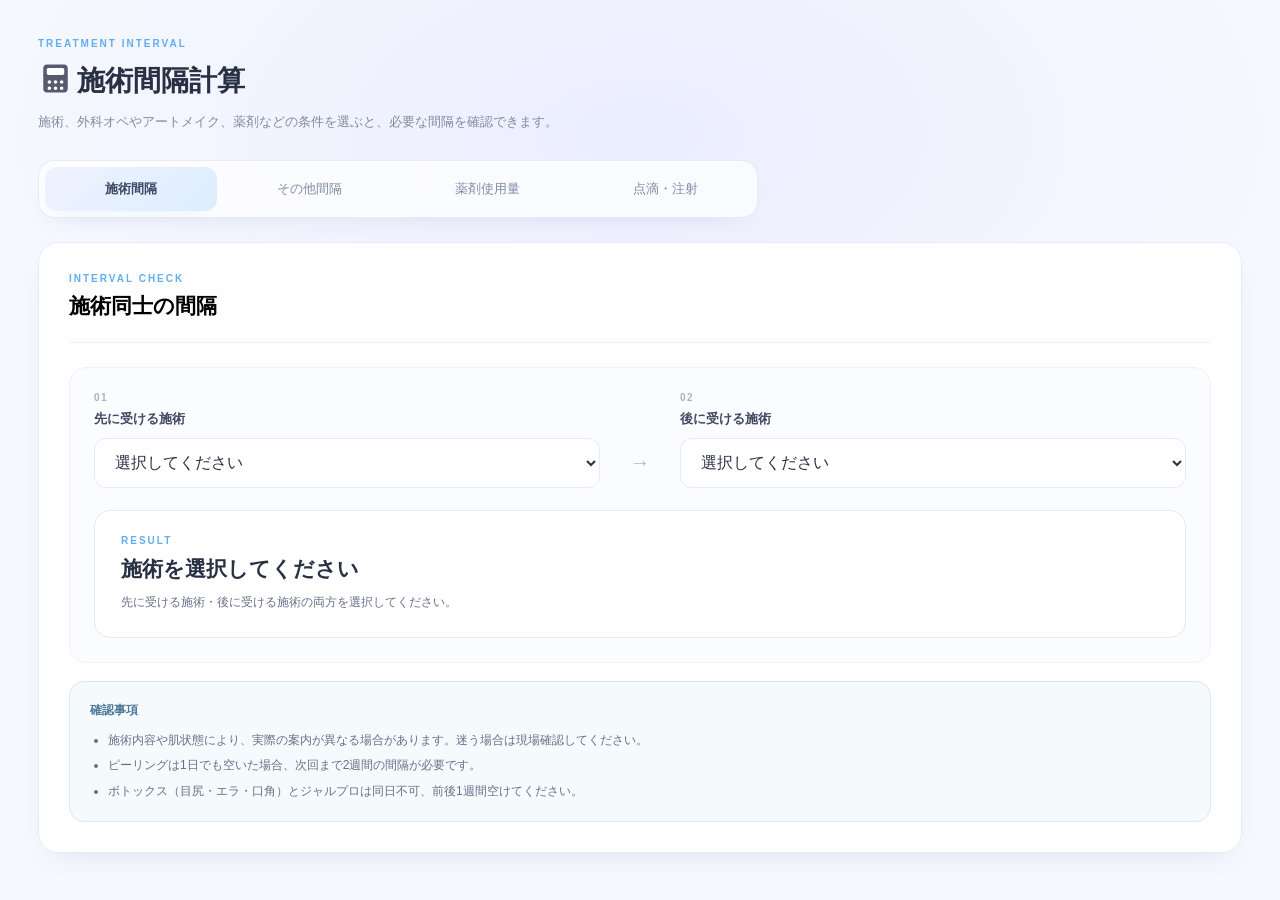
<file: index.html>
<!DOCTYPE html>
<html lang="ja">
<head>
  <meta charset="UTF-8">
  <meta name="viewport" content="width=device-width, initial-scale=1.0">
  <title>施術間隔計算</title>
  <link rel="stylesheet" href="css/common.css">
  <link rel="stylesheet" href="css/interval.css?v=20260929">
</head>
<body>

<div class="dashboard">
    
        <main class="main-content">


      <section class="tool-page">
        <div class="page-heading">
          <p class="eyebrow">TREATMENT INTERVAL</p>
          <h2><span class="title-icon"><img src="icons/interval.svg" alt="アイコン"></span>施術間隔計算</h2>
          <p>施術、外科オペやアートメイク、薬剤などの条件を選ぶと、必要な間隔を確認できます。</p>
        </div>

        <div class="calculator-tabs" role="tablist" aria-label="計算機を選択">

          <button class="calculator-tab active" type="button" role="tab" aria-selected="true" data-target="interval">施術間隔</button>
          <button class="calculator-tab" type="button" role="tab" aria-selected="false" data-target="restriction">その他間隔</button>
          <button class="calculator-tab" type="button" role="tab" aria-selected="false" data-target="drug">薬剤使用量</button>
          <button class="calculator-tab" type="button" role="tab" aria-selected="false" data-target="recipe">点滴・注射</button>
       
        </div>

        <section class="calculator-panel" data-panel="interval">
          <div class="panel-header">
            <div>
              <p class="panel-kicker">INTERVAL CHECK</p>
              <h3>施術同士の間隔</h3>
            </div>
          </div>

          <div class="calculator-card">
            <div class="select-grid">
              <label class="field-group" for="beforeTreatment">
                <span class="field-number">01</span>
                <span class="field-label">先に受ける施術</span>
                <select id="beforeTreatment"><option value="">選択してください</option></select>
              </label>

              <div class="direction-mark" aria-hidden="true">→</div>

              <label class="field-group" for="afterTreatment">
                <span class="field-number">02</span>
                <span class="field-label">後に受ける施術</span>
                <select id="afterTreatment"><option value="">選択してください</option></select>
              </label>
            </div>

            <div id="resultBox" class="result-box is-neutral" aria-live="polite">
              <p class="result-label">RESULT</p>
              <p id="resultText" class="result-title">施術を選択してください</p>
              <p id="resultNote" class="result-note">先に受ける施術・後に受ける施術の両方を選択してください。</p>
            </div>
          </div>

          <div class="notice-card">
            <p class="notice-title">確認事項</p>
            <ul>
              <li>施術内容や肌状態により、実際の案内が異なる場合があります。迷う場合は現場確認してください。</li>
              <li>ピーリングは1日でも空いた場合、次回まで2週間の間隔が必要です。</li>
              <li>ボトックス（目尻・エラ・口角）とジャルプロは同日不可、前後1週間空けてください。</li>
            </ul>
          </div>
        </section>

        <section class="calculator-panel" data-panel="restriction" hidden>
          <div class="panel-header">
            <div>
              <p class="panel-kicker">OTHER RESTRICTIONS</p>
              <h3>その他施術制限</h3>
            </div>
          </div>

          <div class="calculator-card">
            <div class="restriction-grid">
              <label class="field-group" for="restrictionCategory">
                <span class="field-number">01</span>
                <span class="field-label">カテゴリ</span>
                <select id="restrictionCategory"><option value="">選択してください</option></select>
              </label>

              <label class="field-group" for="restrictionItem">
                <span class="field-number">02</span>
                <span class="field-label">項目</span>
                <select id="restrictionItem"><option value="">先にカテゴリを選択してください</option></select>
              </label>
            </div>

            <div id="restrictionResultBox" class="result-box is-neutral" aria-live="polite">
              <p class="result-label">RESULT</p>
              <p id="restrictionResultText" class="result-title">項目を選択してください</p>
              <p id="restrictionResultNote" class="result-note">カテゴリ・項目を選択すると、必要な間隔が表示されます。</p>
            </div>
          </div>
        </section>
      

        <section class="calculator-panel" data-panel="drug" hidden>
          <div class="panel-header">
    <div>
      <p class="panel-kicker">MEDICATION GUIDE</p>
      <h3>使用薬剤量</h3>
    </div>

          </div>

  <div class="calculator-card">

    <div class="selection-flow">

      <label class="field-group" for="drugTreatment">
        <span class="field-number">01</span>
        <span class="field-label">施術</span>

        <select id="drugTreatment">
          <option value="">選択してください</option>
        </select>
      </label>

      <div class="flow-line" aria-hidden="true">
        <span></span>
      </div>

      <label class="field-group" for="drugName">
        <span class="field-number">02</span>
        <span class="field-label">薬剤</span>

        <select id="drugName">
          <option value="">先に施術を選択してください</option>
        </select>
      </label>

    </div>

  <div class="drug-result-box" id="drugResultBox" aria-live="polite">

      <div class="result-heading">
        <div>
          <p class="result-label">DOSAGE RESULT</p>
          <p class="drug-result-title"> 薬剤を選択してください</p>
        </div>
      </div>

      <div id="drugResultList" class="drug-result-list">
          <p class="empty-message">施術・薬剤を選択すると、使用量が表示されます。</p>
      </div>
      </div>

  </div>

  <div class="notice-card compact">
    <p class="notice-title">使い方</p>
      <p>
        施術を選択すると対応する薬剤だけが表示されます。
       院ごとに使用量が異なる項目は、結果内の注記も確認してください。
      </p>
     </div>

        </section>

        <section class="calculator-panel" data-panel="recipe" hidden>
          <div class="panel-header"><div>
            <p class="panel-kicker">DRIP &amp; INJECTION RECIPE</p>
            <h3>点滴・注射レシピ</h3>
          </div></div>
          <div class="calculator-card">
            <div class="restriction-grid">
              <label class="field-group" for="recipeClinic">
                <span class="field-number">01</span><span class="field-label">院</span>
                <select id="recipeClinic"><option>新宿院</option><option>心斎橋院</option><option>福岡院</option></select>
              </label>
              <label class="field-group" for="recipeMenu">
                <span class="field-number">02</span><span class="field-label">点滴・注射メニュー</span>
                <select id="recipeMenu"><option value="">選択してください</option></select>
              </label>
            </div>
            <div class="result-box is-neutral" id="recipeResultBox" aria-live="polite">
              <p class="result-label">RECIPE</p>
              <p class="result-title" id="recipeTitle">メニューを選択してください</p>
              <p class="result-note" id="recipePrice"></p>
              <p class="result-note" id="recipeIngredients">院・メニューを選択すると、成分と料金が表示されます。</p>
            </div>
          </div>
          <div class="notice-card compact"><p class="notice-title">レシピについて</p>
            <p>心斎橋院・福岡院の成分が空欄の項目は、新宿院の内容を反映しています。</p>
          </div>
        </section>

</section>
    </main>
  </div>
  <script src="js/common.js"></script>
  <script src="js/interval.js"></script>
  <script src="js/recipes.js"></script>
</body>
</html>
</file>
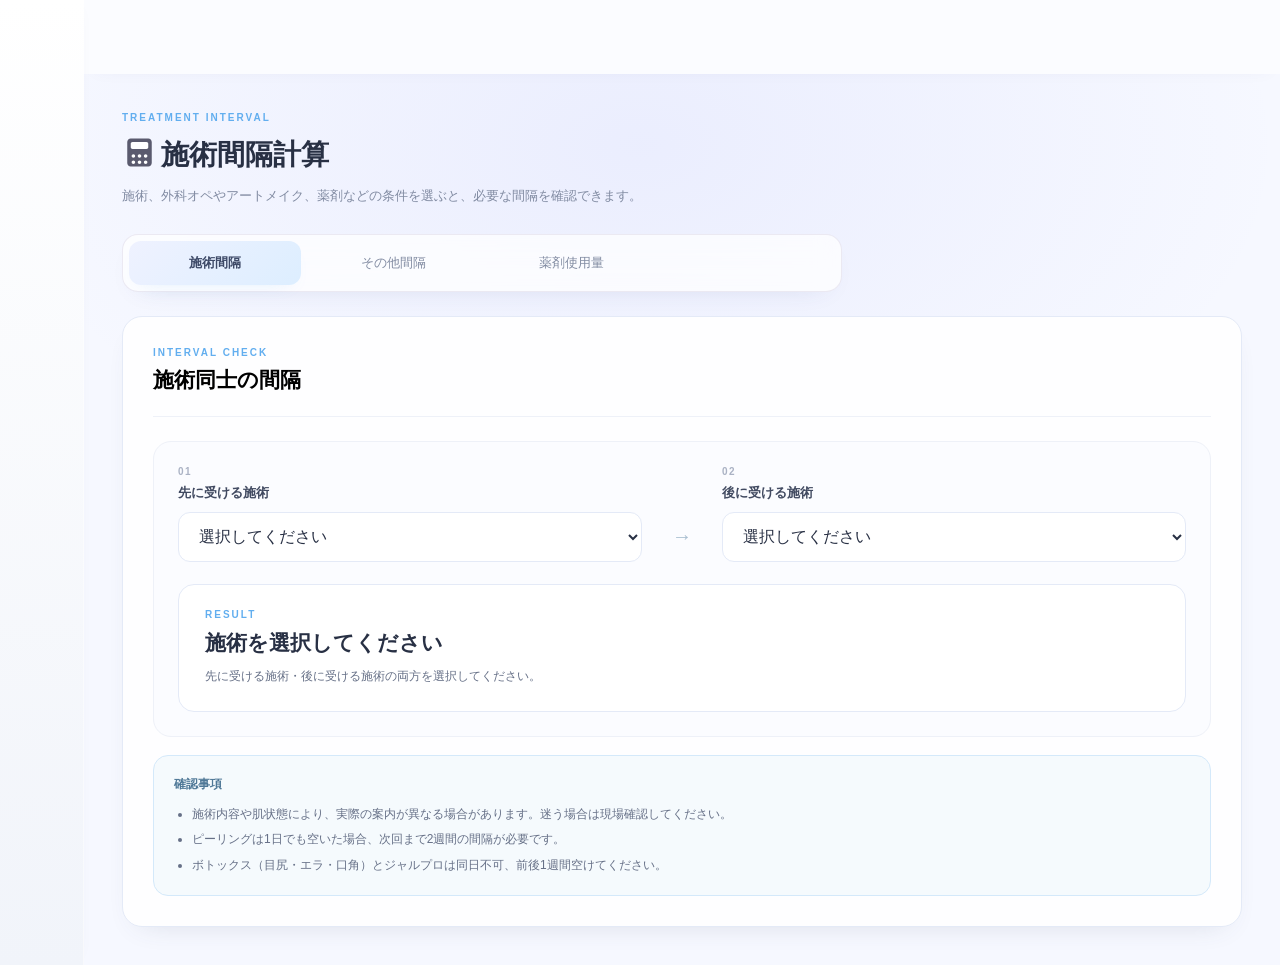
<file: interval.html>
<!DOCTYPE html>
<html lang="ja">
<head>
  <meta charset="UTF-8">
  <meta name="viewport" content="width=device-width, initial-scale=1.0">
  <title>施術間隔計算 | 媒体チーム</title>
  <link rel="stylesheet" href="css/common.css">
  <link rel="stylesheet" href="css/interval.css">
</head>
<body>

<div class="dashboard">

        <aside class="sidebar collapsed"></aside>
    
        <main class="main-content">
         <!-- Top Bar -->
        <header class="top-bar">
      
        </header>


      <section class="tool-page">
        <div class="page-heading">
          <p class="eyebrow">TREATMENT INTERVAL</p>
          <h2><span class="title-icon"><img src="icons/interval.svg" alt="アイコン"></span>施術間隔計算</h2>
          <p>施術、外科オペやアートメイク、薬剤などの条件を選ぶと、必要な間隔を確認できます。</p>
        </div>

        <div class="calculator-tabs" role="tablist" aria-label="計算機を選択">

          <button class="calculator-tab active" type="button" role="tab" aria-selected="true" data-target="interval">施術間隔</button>
          <button class="calculator-tab" type="button" role="tab" aria-selected="false" data-target="restriction">その他間隔</button>
          <button class="calculator-tab" type="button" role="tab" aria-selected="false" data-target="drug">薬剤使用量</button>
       
        </div>

        <section class="calculator-panel" data-panel="interval">
          <div class="panel-header">
            <div>
              <p class="panel-kicker">INTERVAL CHECK</p>
              <h3>施術同士の間隔</h3>
            </div>
          </div>

          <div class="calculator-card">
            <div class="select-grid">
              <label class="field-group" for="beforeTreatment">
                <span class="field-number">01</span>
                <span class="field-label">先に受ける施術</span>
                <select id="beforeTreatment"><option value="">選択してください</option></select>
              </label>

              <div class="direction-mark" aria-hidden="true">→</div>

              <label class="field-group" for="afterTreatment">
                <span class="field-number">02</span>
                <span class="field-label">後に受ける施術</span>
                <select id="afterTreatment"><option value="">選択してください</option></select>
              </label>
            </div>

            <div id="resultBox" class="result-box is-neutral" aria-live="polite">
              <p class="result-label">RESULT</p>
              <p id="resultText" class="result-title">施術を選択してください</p>
              <p id="resultNote" class="result-note">先に受ける施術・後に受ける施術の両方を選択してください。</p>
            </div>
          </div>

          <div class="notice-card">
            <p class="notice-title">確認事項</p>
            <ul>
              <li>施術内容や肌状態により、実際の案内が異なる場合があります。迷う場合は現場確認してください。</li>
              <li>ピーリングは1日でも空いた場合、次回まで2週間の間隔が必要です。</li>
              <li>ボトックス（目尻・エラ・口角）とジャルプロは同日不可、前後1週間空けてください。</li>
            </ul>
          </div>
        </section>

        <section class="calculator-panel" data-panel="restriction" hidden>
          <div class="panel-header">
            <div>
              <p class="panel-kicker">OTHER RESTRICTIONS</p>
              <h3>その他施術制限</h3>
            </div>
          </div>

          <div class="calculator-card">
            <div class="restriction-grid">
              <label class="field-group" for="restrictionCategory">
                <span class="field-number">01</span>
                <span class="field-label">カテゴリ</span>
                <select id="restrictionCategory"><option value="">選択してください</option></select>
              </label>

              <label class="field-group" for="restrictionItem">
                <span class="field-number">02</span>
                <span class="field-label">項目</span>
                <select id="restrictionItem"><option value="">先にカテゴリを選択してください</option></select>
              </label>
            </div>

            <div id="restrictionResultBox" class="result-box is-neutral" aria-live="polite">
              <p class="result-label">RESULT</p>
              <p id="restrictionResultText" class="result-title">項目を選択してください</p>
              <p id="restrictionResultNote" class="result-note">カテゴリ・項目を選択すると、必要な間隔が表示されます。</p>
            </div>
          </div>
        </section>
      

        <section class="calculator-panel" data-panel="drug" hidden>
          <div class="panel-header">
    <div>
      <p class="panel-kicker">MEDICATION GUIDE</p>
      <h3>使用薬剤量</h3>
    </div>

          </div>

  <div class="calculator-card">

    <div class="selection-flow">

      <label class="field-group" for="drugTreatment">
        <span class="field-number">01</span>
        <span class="field-label">施術</span>

        <select id="drugTreatment">
          <option value="">選択してください</option>
        </select>
      </label>

      <div class="flow-line" aria-hidden="true">
        <span></span>
      </div>

      <label class="field-group" for="drugName">
        <span class="field-number">02</span>
        <span class="field-label">薬剤</span>

        <select id="drugName">
          <option value="">先に施術を選択してください</option>
        </select>
      </label>

    </div>

  <div class="drug-result-box" id="drugResultBox" aria-live="polite">

      <div class="result-heading">
        <div>
          <p class="result-label">DOSAGE RESULT</p>
          <p class="drug-result-title"> 薬剤を選択してください</p>
        </div>
      </div>

      <div id="drugResultList" class="drug-result-list">
          <p class="empty-message">施術・薬剤を選択すると、使用量が表示されます。</p>
      </div>
      </div>

  </div>

  <div class="notice-card compact">
    <p class="notice-title">使い方</p>
      <p>
        施術を選択すると対応する薬剤だけが表示されます。
       院ごとに使用量が異なる項目は、結果内の注記も確認してください。
      </p>
     </div>

        </section>

</section>
    </main>
  </div>
  <script src="js/common.js"></script>
  <script src="js/interval.js"></script>
</body>
</html>
</file>
<file: css/common.css>
/* ===========================
   Reset / Base
=========================== */
* {
    margin: 0;
    padding: 0;
    box-sizing: border-box;
}

:root {
    /* Background */
    --bg: #F6F8FF;

    /* Surfaces */
    --surface:#FFFFFF;
    --surface-soft: #FBFCFF;;
    --surface-tint: #F4F6FF;
    --surface-muted: #F1F4FA;
    --surface-hover: #F4F7FF;

    /* Brand */
    --primary: #8691F5;
    --primary-light: #CDD5FF;
    --primary-soft: #EEF1FF;

    --accent: #8FCBFF;
    --accent-strong: #62AEEF;
    --accent-deep: #4F7897;
    --accent-light: #EFF8FF;
    --accent-soft: #E7F5FF;
    --accent-pale: #D9ECFF;
    --accent-muted: #A8BED0;

    --navy: #252B78;
    --navy-soft: #3E4A68;

    /* Text */
    --text: #283044;
    --text-strong: #414A61;
    --text-secondary: #667087;
    --text-sub: #818BA2;
    --text-muted: #9098AA;
    --text-faint: #AAB2C4;

    /* Borders */
    --border: #E4EAF7;
    --border-soft: #EEF1F8;
    --border-strong: #D9E2F2;
    --border-accent: #D4E9FA;
    --border-focus: #B8D9F2;

    /* Shadows */
    --shadow-soft: 0 8px 22px rgba(43, 58, 116, 0.05);
    --shadow-float: 0 12px 28px rgba(54, 72, 135, 0.08);

    /* Shared gradients */
    --gradient-brand: linear-gradient(
        135deg,
        rgba(238, 241, 255, 0.96),
        rgba(219, 237, 255, 0.96)
    );

    --gradient-brand-strong: linear-gradient(
        135deg,
        rgba(220, 227, 255, 0.98),
        rgba(193, 224, 255, 0.98)
    );
}

body {
    font-family: "Geist", "Noto Sans JP", sans-serif;
    background:
        radial-gradient(
            50% 40% at 50% 15%,
            rgba(134, 145, 245, 0.10) 0%,
            rgba(143, 203, 255, 0) 100%
        ),
        var(--bg);
}

/* ===========================
   Layout
=========================== */
a{
    text-decoration: none;
    color: inherit;
}
.dashboard {
    display: flex;
    min-height: 100vh;
}
.main-content {
    flex: 1;
}
/* ===========================
   Sidebar
=========================== */

.sidebar {
    position: relative;

    flex: 0 0 250px;
    width: 250px;
    min-width: 250px;
        border-right: 1px solid rgba(255, 255, 255, 0.5);
    background: linear-gradient(
    180deg,
    var(--surface) 0%,
    var(--surface-muted) 100%
);
    box-shadow: 2px 0 18px -10px rgba(43, 58, 116, 0.05);
    backdrop-filter: blur(12px);

    /* overflow:hidden は削除 */
    overflow: visible;

    transition:
        width 0.28s ease,
        min-width 0.28s ease,
        flex-basis 0.28s ease;
}


.sidebar-header {
    display: flex;
    flex-direction: column;
    align-items: flex-start;
    gap: 12px;
    padding: 30px 40px 20px;
}

.header-title {
    color: var(--text);
    font-size: 26px;
    font-weight: 600;
}

.header-subtitle {
    color: var(--text-sub);
    font-size: 12px;
    font-weight: 400;
    letter-spacing: 1.8px;
}

.dashboard-nav {
    margin-top: 25px;
    margin-bottom: 10px;
    width: 100%;
    padding: 0 12px; 
}

.menu-item{
    width:180px;
    height:46px;
    margin:0 auto;
    display:flex;
    align-items:center;
    gap:8px;
    padding:0 14px;
    border-radius:12px;
    color:var(--text-secondary);
    text-decoration:none;
    transition:all .2s ease;
}

.menu-item:hover{
    background:rgba(243,247,252,.7);
}

.menu-item.active{
    background: var(--gradient-brand);
    border: 1px solid rgba(255, 255, 255, .8);
    box-shadow: 0 10px 24px -16px rgba(98, 126, 190, 0.24);
}

.menu-item.active .menu-text{
    color:var(--text);
    font-weight:600;
}
.menu-item.active .icon{
    opacity:.9;
}

.title-icon {
  font-size: 1.25em;
  vertical-align: -0.05em;
  margin-right: 4px;
}

.title-icon img {
  width: 35px;
  height: 35px;
  transform: translateY(4px);
}

.menu-text {
    color: var(--text);
    font-size: 15px;
    font-weight: 500;
}

.menu-title {
    display: flex;
    height: 20px;
    padding: 40px;
    align-items: center;
    gap: 10px;
    color: var(--text-muted);
    font-size: 14px;
    font-weight: 400;
    letter-spacing: 3.2px;
}

/* ===========================
   Shortcut
=========================== */
.shortcut-box {
    position: sticky;
    margin-left: 25px;
    display: grid;
    width: 205px;
    height: 195px;
    padding: 20px 14px;
    gap: 10px;
    grid-template-columns: repeat(2, 1fr);
    border-radius: 20px;
    border: 1px solid var(--border);
    background: var(--gradient-brand);
    opacity: 0.5;
}

.shortcut-item{
    display:flex;
    flex-direction:column;
    justify-content:center;
    align-items:center;
    gap:8px;

    border-radius:16px;
    border:1px solid var(--border-soft);
    background:var(--surface);
    box-shadow:0 6px 18px -10px rgba(43, 58, 116, 0.05);

    text-decoration:none;
    color:var(--text);
    font-size:11px;
    font-weight:500;
    transition: .2s;
}
.shortcut-item:hover{
    transform: translateY(-3px);
    box-shadow: 0 12px 24px rgba(43, 58, 116, 0.08);
}

.shortcut-icon{
    width:34px;
    height:34px;
    border-radius:10px;
    background:var(--primary-soft);

    display:flex;
    align-items:center;
    justify-content:center;

    color:var(--navy);
    font-size:16px;
}

/* ===========================
   Sidebar Smooth Collapse
=========================== */

.sidebar.collapsed {
    flex-basis: 84px;
    width: 84px;
    min-width: 84px;
}

/* ===========================
   Sidebar Text Animation
=========================== */

.header-title,
.header-subtitle,
.menu-title,
.menu-text,
.arrow {
    opacity: 1;
    visibility: visible;

    white-space: nowrap;
    overflow: hidden;

    transition:
        opacity 0.14s ease,
        visibility 0.14s ease,
        max-width 0.24s ease,
        margin 0.24s ease,
        transform 0.24s ease;
}

.header-title,
.header-subtitle {
    max-width: 190px;
}

.menu-title {
    max-width: 180px;
}

.menu-text {
    max-width: 150px;
}

.arrow {
    max-width: 20px;
}

/* 閉じたときは透明化だけでなく、横幅もゼロにする */

.sidebar.collapsed .header-title,
.sidebar.collapsed .header-subtitle,
.sidebar.collapsed .menu-title,
.sidebar.collapsed .menu-text,
.sidebar.collapsed .arrow {
    max-width: 0;

    margin: 0;
    padding-left: 0;
    padding-right: 0;

    opacity: 0;
    visibility: hidden;
    transform: translateX(-6px);

    pointer-events: none;
}

/* 開くとき、幅が広がってから文字を表示 */

.sidebar:not(.collapsed) .header-title,
.sidebar:not(.collapsed) .header-subtitle,
.sidebar:not(.collapsed) .menu-title,
.sidebar:not(.collapsed) .menu-text,
.sidebar:not(.collapsed) .arrow {
    transition-delay: 0.08s;
}

/* ===========================
   Sidebar Header
=========================== */

.sidebar-header {
    display: flex;
    flex-direction: column;
    align-items: flex-start;

    gap: 12px;
    height: 138px;
    padding: 30px 40px 20px;

    overflow: hidden;

    transition:
        padding 0.28s ease;
}

.sidebar.collapsed .sidebar-header {
    padding-right: 0;
    padding-left: 0;
}

/* ===========================
   Sidebar Menu Item
=========================== */

.sidebar .menu-item {
    display: flex;
    align-items: center;

    width: 200px;
    height: 50px;
    margin: 0 auto 2px;
    padding: 0 14px;

    gap: 10px;
    border-radius: 12px;

    transition:
        width 0.28s ease,
        height 0.28s ease,
        margin 0.28s ease,
        padding 0.28s ease,
        gap 0.22s ease,
        background 0.2s ease,
        border-color 0.2s ease,
        box-shadow 0.2s ease;
}

/* 閉じた状態 */

.sidebar.collapsed .menu-item {
    justify-content: center;

    width: 52px;
    height: 52px;
    margin: 0 auto 10px;
    padding: 0;

    gap: 0;
    border-radius: 14px;
}

/* ===========================
   Sidebar Icons
=========================== */

.sidebar .icon {
    flex: 0 0 22px;

    display: flex;
    align-items: center;
    justify-content: center;

    width: 22px;
    height: 22px;

    margin: 0;
    padding: 0;

    opacity: 1;
    visibility: visible;
    transform: none;
}

.sidebar .icon img {
    display: block;

    width: 22px;
    height: 22px;

    margin: 0;
}

/* 閉じてもアイコンは必ず表示 */

.sidebar.collapsed .icon,
.sidebar.collapsed .icon img {
    opacity: 1;
    visibility: visible;
    transform: none;
}

/* ===========================
   Active / Hover
=========================== */

.sidebar.collapsed .menu-item.active {
    border: 1px solid var(--border-accent);
    background: var(--gradient-brand);
    box-shadow: var(--shadow-soft);
}

.sidebar.collapsed .menu-item:not(.active):hover {
    background: var(--surface-hover);
}

/* ===========================
   Hidden Contents
=========================== */

.sidebar.collapsed .submenu,
.sidebar.collapsed .shortcut {
    display: none;
}

/* ===========================
   Sidebar Toggle
=========================== */

.sidebar-toggle {
    position: absolute;
    top: 140px;
    right: 0;
    z-index: 30;

    display: flex;
    align-items: center;
    justify-content: center;

    width: 18px;
    height: 42px;
    padding: 0;

    border: 1px solid var(--border);
    border-radius: 10px;

    background: var(--surface);
    box-shadow: var(--shadow-soft);

    color: var(--text-secondary);
    font: inherit;
    font-size: 16px;
    line-height: 1;

    cursor: pointer;

    transform: translateX(50%);

    transition:
        background 0.2s ease,
        color 0.2s ease,
        box-shadow 0.2s ease;
}

.sidebar-toggle:hover {
    background: var(--gradient-brand);
    color: var(--navy);
    box-shadow: var(--shadow-float);
}

.sidebar-toggle-icon {
    display: flex;
    align-items: center;
    justify-content: center;

    line-height: 1;
}
/* ===========================
   Top Bar
=========================== */
.top-bar {
    display: flex;
    justify-content: space-between;
    align-items: center;
    width: 100%;
    height: 74px;
    padding: 0 35px;
    background: var(--surface-soft);
    box-shadow: 0 6px 18px -10px rgba(43, 58, 116, 0.05);
}

.breadcrumb {
    color: var(--text-faint);
    font-size: 12px;
    font-weight: 400;
}

.search {
    display: flex;
    align-items: center;
    gap: 12px;
    width: 400px;
    height: 40px;
    padding: 0 18px;
    border-radius: 999px;
    border: 1px solid var(--border);
    background: var(--surface-tint);
}

.search input {
    flex: 1;
    border: none;
    background: transparent;
    outline: none;
    font-size: 12px;
}
</file>
<file: css/interval.css>
/* ===========================
   Interval / Restriction Page
=========================== */
.main-content {
   width:100%;
   min-width:0;
}
.tool-page{
   padding:38px;
   width:100%;
   max-width:1320px;
   margin:0 auto;
}
.page-heading{
   margin-bottom:26px;
}
.eyebrow,.panel-kicker,.result-label{
   color:var(--accent-strong);
   font-size:10px;
   font-weight:650;
   letter-spacing:2px
}
.page-heading h2{
   margin-top:8px;
   color:var(--text);font-size:28px;
   font-weight:650
}
.page-heading>p:last-child{
   margin-top:10px;
   color:var(--text-sub);
   font-size:13px;
   line-height:1.8
}
.calculator-tabs {
    display: grid;
    grid-template-columns: repeat(4, minmax(0, 1fr));
    gap: 6px;

    width: min(100%, 720px);
    margin-bottom: 24px;
    padding: 6px;

    border: 1px solid rgba(232, 229, 240, 0.85);
    border-radius: 16px;

    background: rgba(255, 255, 255, 0.72);
    box-shadow:
        0 10px 28px -18px rgba(54, 72, 135, 0.18);

    backdrop-filter: blur(12px);
}

.calculator-tab {
    width: 100%;
    min-width: 0;
    min-height: 44px;
    height: auto;
    line-height: 1.5;
    padding: 0 16px;

    border: none;
    border-radius: 12px;
    background: transparent;

    color: var(--text-sub);
    font: inherit;
    font-size: 13px;
    font-weight: 500;

    cursor: pointer;

    transition:
        background 0.2s ease,
        color 0.2s ease,
        box-shadow 0.2s ease;
}

.calculator-tab:hover {
    background: rgba(232, 244, 251, 0.62);
    color: var(--navy-soft);
}

.calculator-tab.active {
    background:
        var(--gradient-brand);

    color: var(--navy-soft);
    font-weight: 600;

    box-shadow:
        0 8px 20px -14px rgba(98, 174, 239, 0.28);
}
.calculator-panel{
   padding:30px;
   border:1px solid var(--border);
   border-radius:20px;
   background:rgba(255,255,255,.92);
   box-shadow:0 12px 30px -18px rgba(66,74,101,.2);
   animation:fadeUp .25s ease
}
.calculator-panel[hidden]{display:none
}
.panel-header{
   display:flex;
   align-items:flex-start;
   justify-content:space-between;
   gap:20px;
   margin-bottom:24px;
   padding-bottom:22px;
   border-bottom:1px solid var(--border-soft)
}
.panel-header h3{
   margin-top:8px;
   font-size:21px;
   font-weight:650;
}

.calculator-card{
   padding:24px;
   border:1px solid var(--border-soft);
   border-radius:18px;
   background:var(--surface-soft);
}
.select-grid{
   display:grid;
   grid-template-columns:minmax(0,1fr) 48px minmax(0,1fr);
   gap:16px;
   align-items:end;
}
.restriction-grid{
   display:grid;
   grid-template-columns:repeat(2,minmax(0,1fr));
   gap:18px;
}
.field-group{
   display:block;
   min-width:0;
}
.field-number{
   display:block;
   margin-bottom:7px;
   color:var(--text-faint);
   font-size:10px;
   font-weight:700;
   letter-spacing:1.5px;
}
.field-label{
   display:block;
   margin-bottom:10px;
   color:var(--text-strong);
   font-size:13px;
   font-weight:650;
}
.field-group select{
   width:100%;
   min-width:0;
   max-width:100%;
   font:inherit;
   font-size:16px;
   text-overflow:ellipsis;
   height:50px;
   padding:0 16px;
   border:1px solid var(--border);
   border-radius:12px;
   background:var(--surface);
   color:var(--text);
   outline:none;
   transition:border-color .2s,box-shadow .2s
}
.field-group select:focus{
   border-color:var(--border-focus);
   box-shadow:0 0 0 4px rgba(184, 217, 242, 0.22)
}
.direction-mark{
   height:50px;
   display:grid;
   place-items:center;
   color:var(--accent-muted);
   font-size:20px;
}
.result-box{
   margin-top:22px;
   padding:24px 26px;
   border:1px solid var(--border-accent);
   border-radius:16px;
   background:var(--gradient-brand);
   transition:.2s;
}
.result-box.is-neutral{
   border-color:var(--border);
   background:var(--surface);
}
.result-box.is-warning{
   border-color:#D8D6F2;
   background:var(--gradient-brand)
}
.result-box.is-danger{
   border-color:var(--border-focus);
   background:var(--gradient-brand-strong);
   box-shadow:0 8px 20px rgba(98, 174, 239, 0.10)
}
.result-title{
   margin-top:9px;
   color:var(--text);
   font-size:21px;
   font-weight:700;
}
.result-note{
   margin-top:9px;
   color:var(--text-secondary);
   font-size:12px;
   line-height:1.8;
   white-space:pre-line;
}
.notice-card{
   margin-top:18px;
   padding:18px 20px;
   border:1px solid var(--border-accent);
   border-radius:15px;
   background:rgba(244,250,253,.9);
   color:var(--text-secondary);
   font-size:12px;
   line-height:1.8;
}
.notice-title{
   margin-bottom:8px;
   color:var(--accent-deep);
   font-weight:700;
}
.notice-card ul{
   padding-left:18px;
}
.notice-card li+li{
   margin-top:4px
}
  
/* ===========================
   Drug Dosage
=========================== */

.selection-flow {
    display: grid;
    grid-template-columns:
        minmax(0, 1fr)
        72px
        minmax(0, 1fr);
    gap: 18px;
    align-items: end;
}

.flow-line {
    height: 50px;

    display: flex;
    align-items: center;
    justify-content: center;
}

.flow-line span {
    position: relative;

    display: block;
    width: 100%;
    height: 1px;

    background: var(--border-accent);
}

.flow-line span::after {
    content: "";

    position: absolute;
    top: 50%;
    right: 0;

    width: 7px;
    height: 7px;

    border-top: 1px solid var(--accent-muted);
    border-right: 1px solid var(--accent-muted);

    transform:
        translateY(-50%)
        rotate(45deg);
}

.drug-result-box {
    margin-top: 22px;
    padding: 24px 26px;

    border: 1px solid var(--border-accent);
    border-radius: 16px;

    background:var(--gradient-brand);
}

.result-heading {
    display: flex;
    justify-content: space-between;
    align-items: flex-start;
   
    gap: 20px;
    margin-bottom: 18px;
}

.drug-result-title {
    margin-top: 9px;

    color: var(--text);
    font-size: 21px;
    font-weight: 700;
}

.drug-result-list {
    display: grid;
    grid-template-columns:
        repeat(2, minmax(0, 1fr));
    gap: 12px;
}

.drug-result-item {
    min-width: 0;
    padding: 16px 18px;

    border: 1px solid var(--border-accent);
    border-radius: 13px;

    background: rgba(255, 255, 255, 0.88);
}

.drug-result-item strong {
    display: block;
    margin-bottom: 8px;

    color: var(--text-strong);
    font-size: 13px;
    font-weight: 600;
    line-height: 1.6;
}

.drug-result-item span {
    display: block;

    color: var(--accent-deep);
    font-size: 14px;
    font-weight: 650;
    line-height: 1.7;
}

.empty-message {
    grid-column: 1 / -1;

    color: var(--text-secondary);
    font-size: 12px;
    line-height: 1.8;
}

.notice-card.compact p:last-child {
    color: var(--text-secondary);
    font-size: 12px;
    line-height: 1.8;
}
@media (max-width: 900px) {

    .tool-page {
        padding: 24px;
    }

    .calculator-tabs {
        width: 100%;
        grid-template-columns: repeat(4, minmax(0, 1fr));
    }

    .calculator-tab {
        padding: 0 8px;
        font-size: 12px;
    }

    .select-grid,
    .restriction-grid,
    .selection-flow {
        grid-template-columns: minmax(0, 1fr);
    }

    .direction-mark {
        height: 20px;
        transform: rotate(90deg);
    }

    .flow-line {
        height: 20px;
    }

    .flow-line span {
        width: 30px;
        transform: rotate(90deg);
    }

    .drug-result-list {
        grid-template-columns: minmax(0, 1fr);
    }}

/* Keep long treatment names and recipes within their cards. */
.result-title,
.drug-result-title,
.result-note,
.drug-result-item,
.notice-card {
    overflow-wrap: anywhere;
}

@media (max-width: 600px) {
    .tool-page {
        padding: 24px 12px;
    }

    .page-heading {
        margin-bottom: 20px;
    }

    .page-heading h2 {
        font-size: 24px;
    }

    .calculator-tabs {
        gap: 4px;
        padding: 4px;
        margin-bottom: 18px;
    }

    .calculator-tab {
        padding: 8px 2px;
        font-size: 11px;
        overflow-wrap: anywhere;
    }

    .calculator-panel {
        padding: 16px 12px;
        border-radius: 16px;
    }

    .panel-header {
        margin-bottom: 16px;
        padding-bottom: 16px;
    }

    .panel-header h3,
    .result-title,
    .drug-result-title {
        font-size: 19px;
        line-height: 1.6;
    }

    .calculator-card {
        padding: 14px 12px;
        border-radius: 14px;
    }

    .select-grid,
    .restriction-grid,
    .selection-flow {
        gap: 12px;
    }

    .field-group select {
        padding: 0 10px;
    }

    .result-box,
    .drug-result-box {
        margin-top: 18px;
        padding: 16px 12px;
    }

    .drug-result-item {
        padding: 12px;
    }

    .notice-card {
        padding: 14px;
    }
}
</file>
